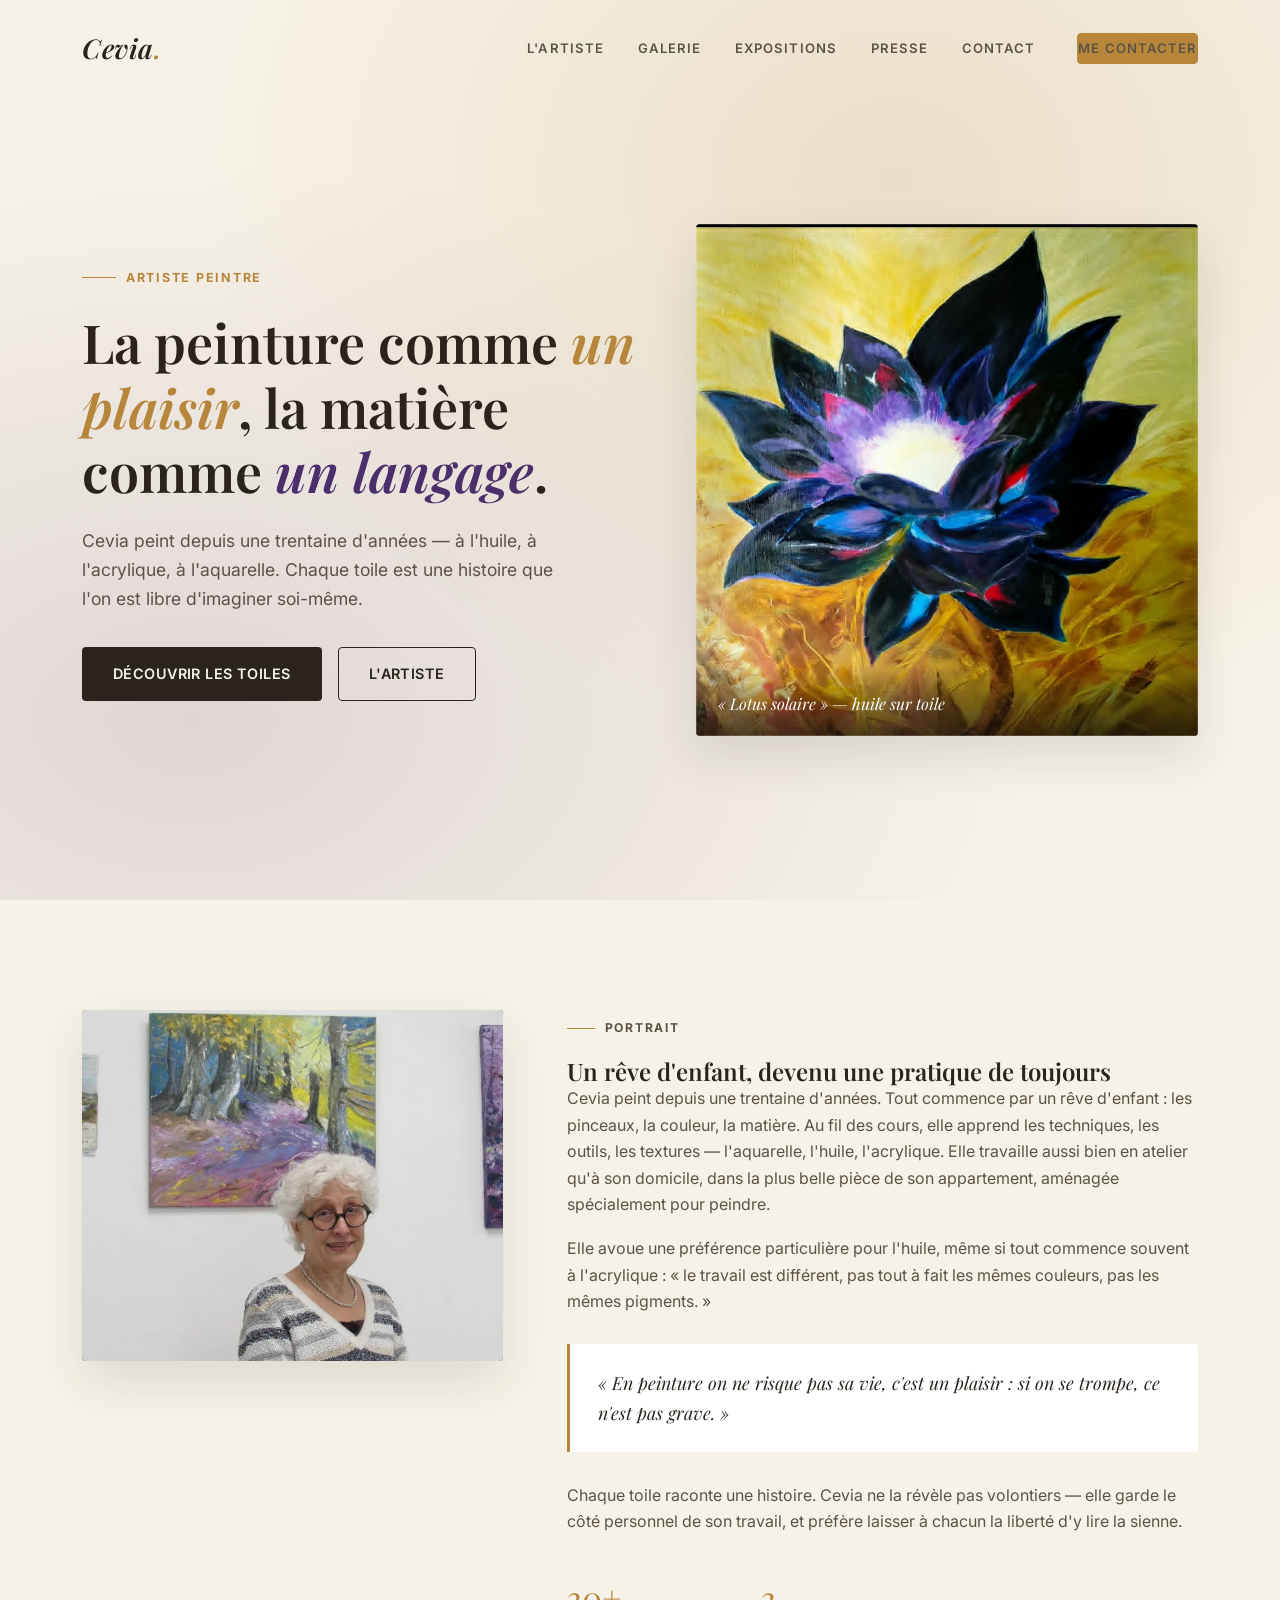
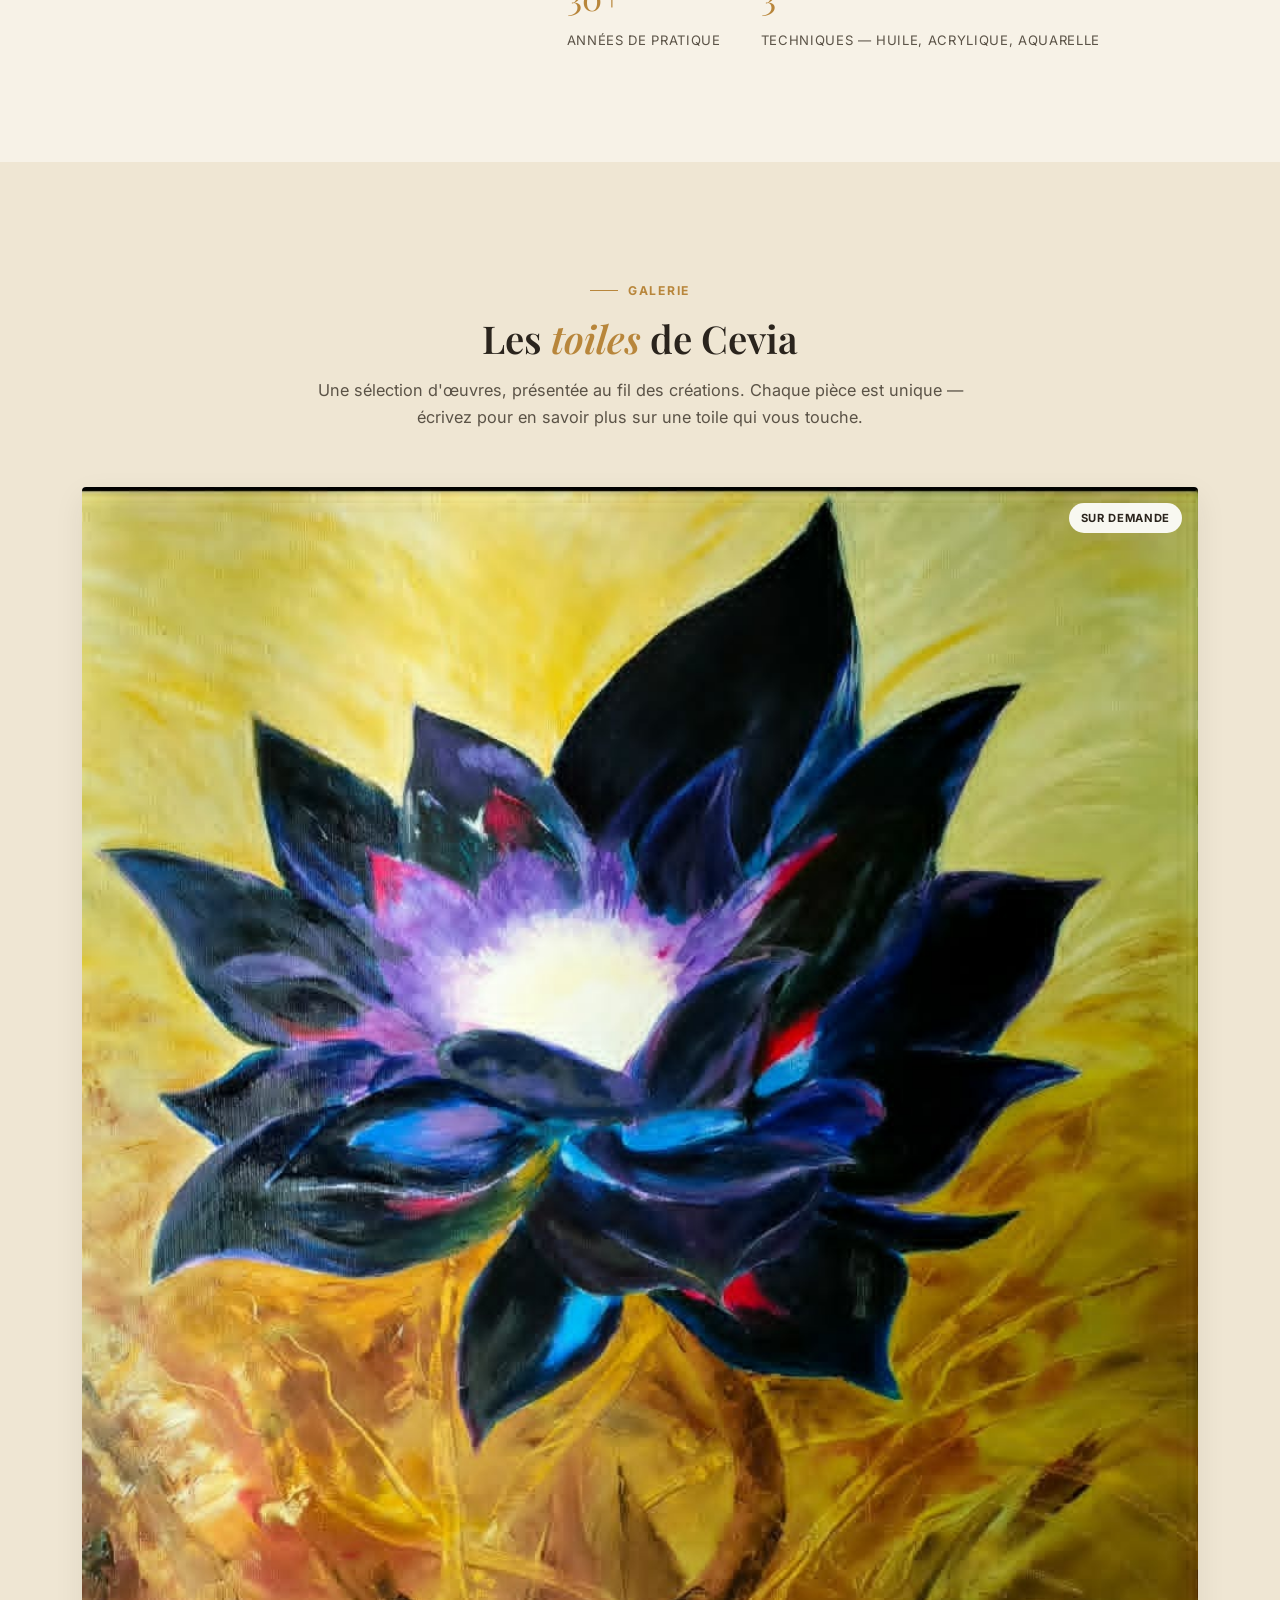
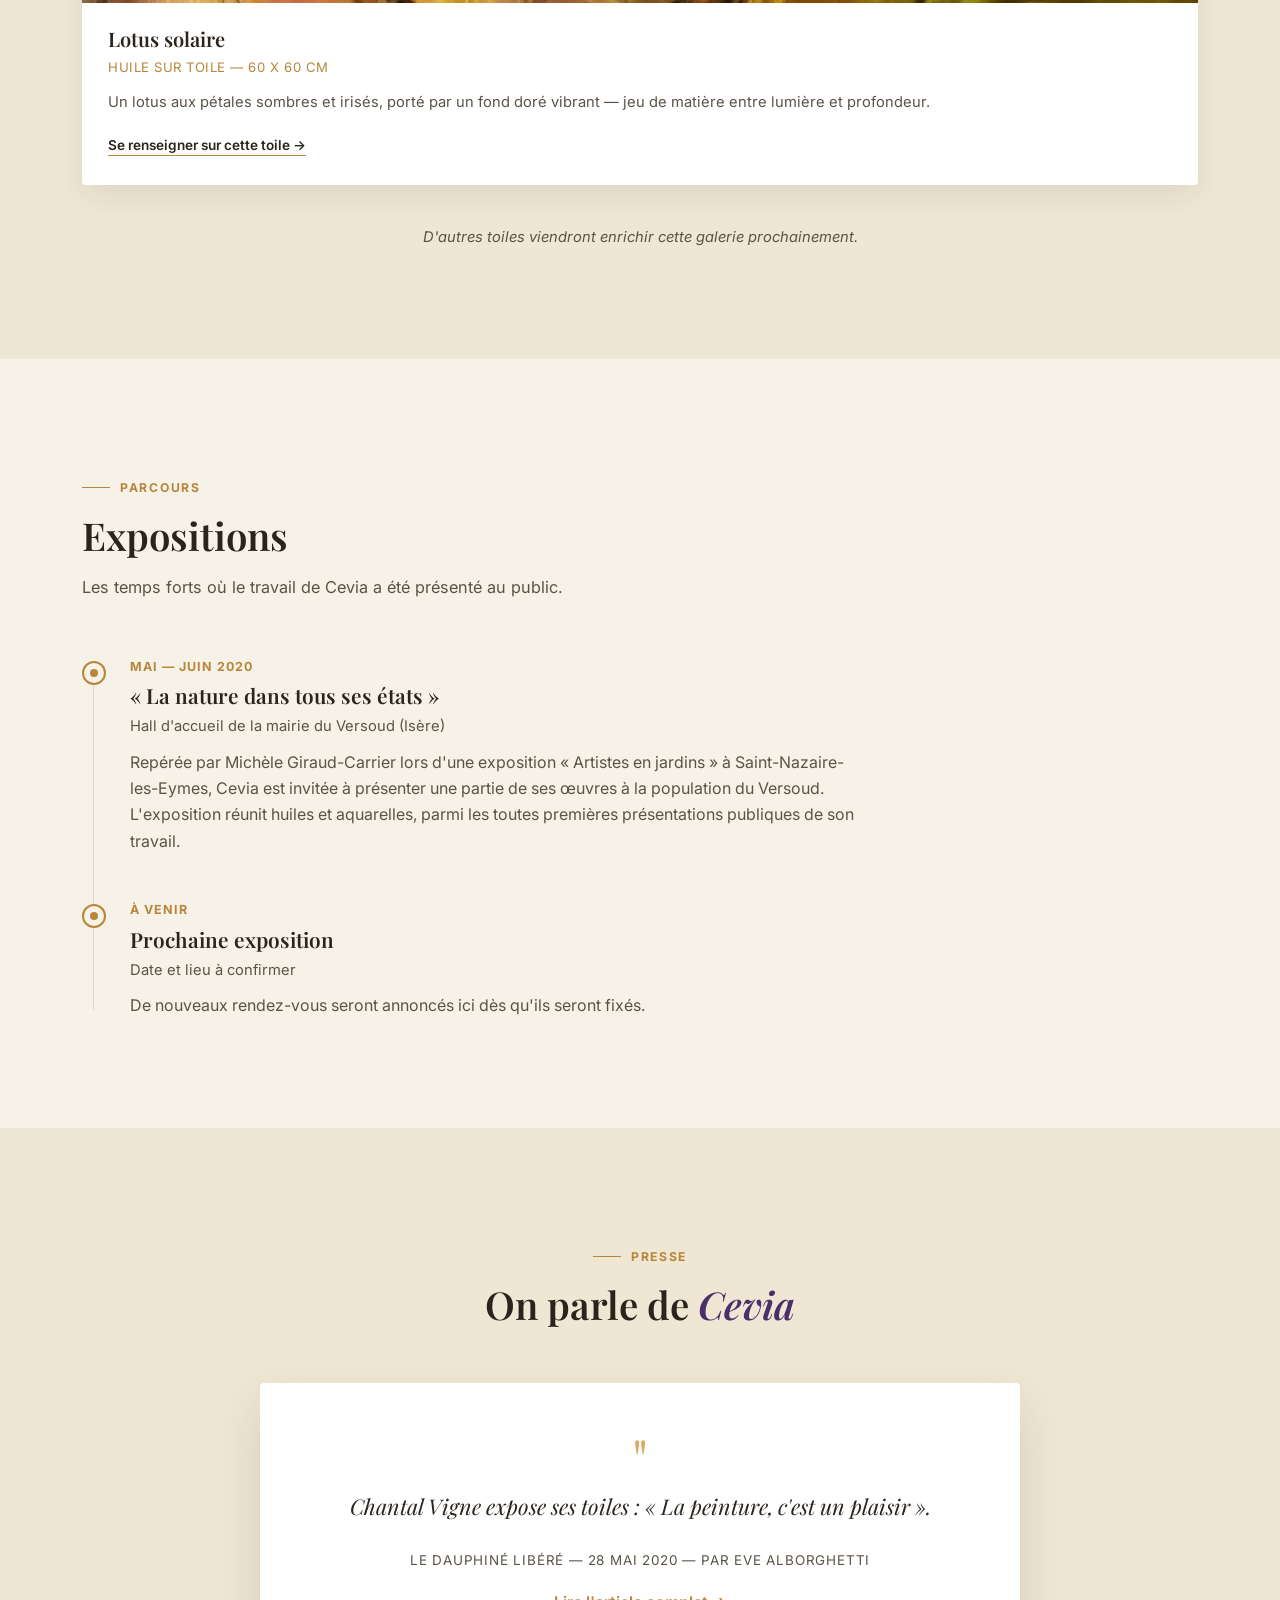
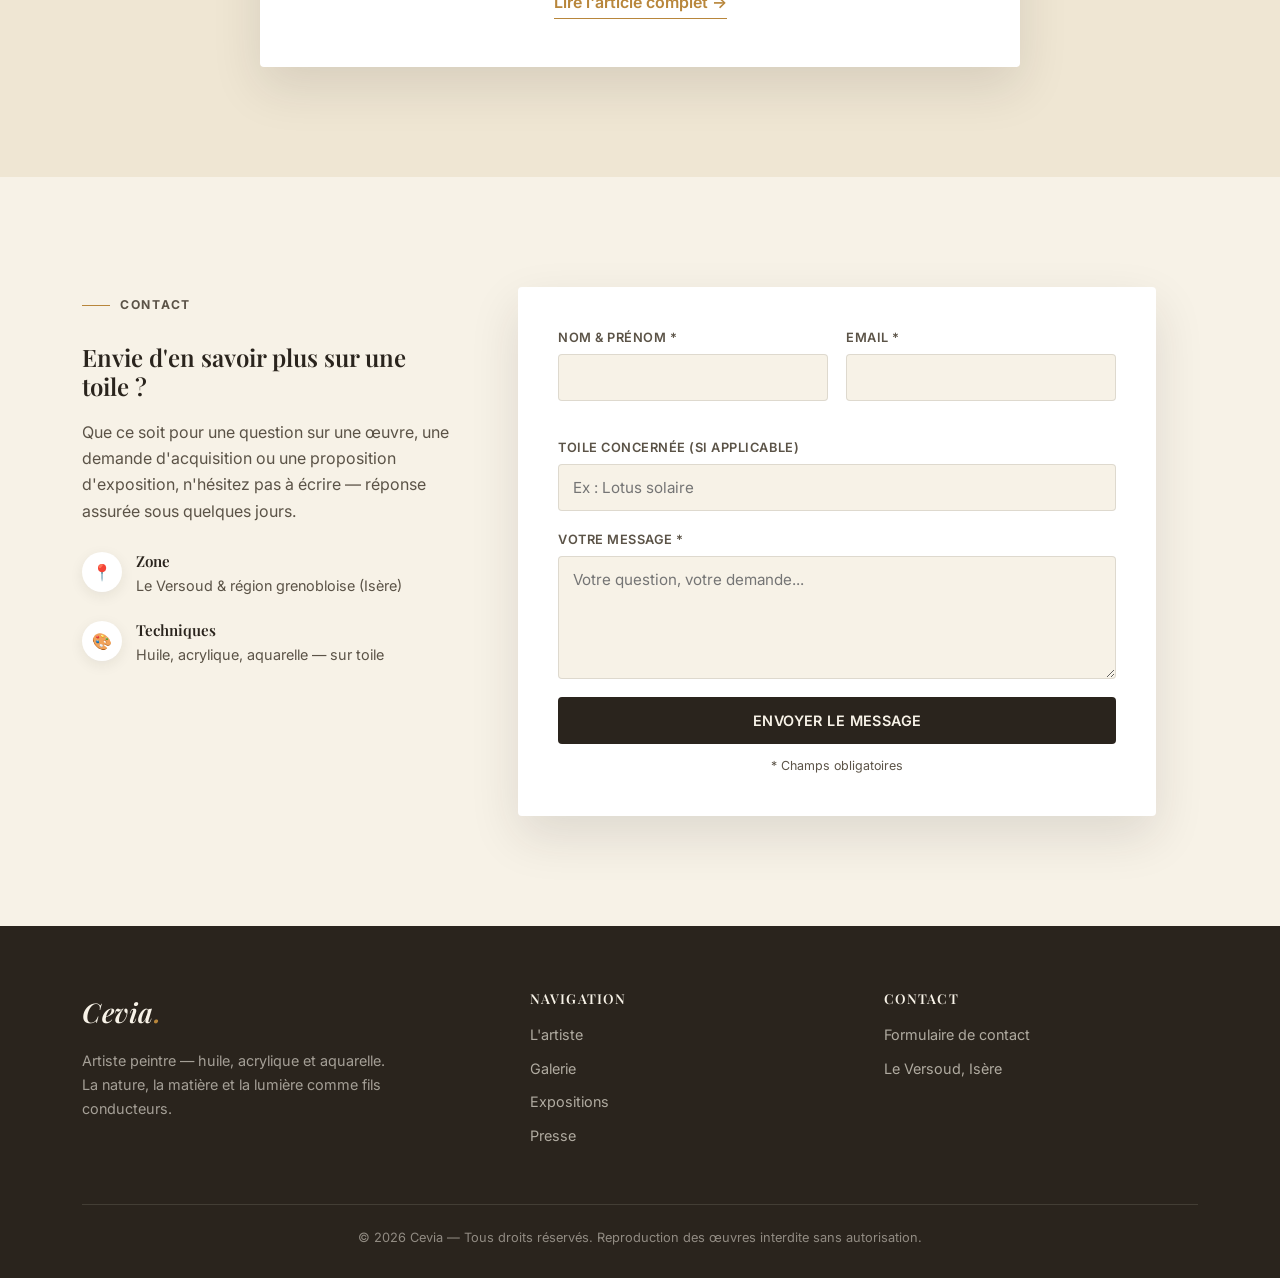
<file: index.html>
<!DOCTYPE html>
<html lang="fr">
<head>
<meta charset="UTF-8">
<meta name="viewport" content="width=device-width, initial-scale=1.0">
<title>Cevia — Peintre | Toiles, expositions & univers artistique</title>
<meta name="description" content="Cevia, artiste peintre — huile, acrylique et aquarelle. Découvrez ses toiles, ses expositions et son univers, entre matière, lumière et émotion.">
<link rel="canonical" href="https://cevia-art.netlify.app/">
<meta name="robots" content="index, follow">

<meta property="og:type" content="website">
<meta property="og:site_name" content="Cevia">
<meta property="og:title" content="Cevia — Peintre | Toiles, expositions & univers artistique">
<meta property="og:description" content="Découvrez les toiles, les expositions et l'univers de Cevia, artiste peintre — huile, acrylique et aquarelle.">
<meta property="og:url" content="https://cevia-art.netlify.app/">
<meta property="og:image" content="https://cevia-art.netlify.app/img/toile-lotus.jpg">
<meta property="og:locale" content="fr_FR">
<meta name="twitter:card" content="summary_large_image">
<meta name="twitter:title" content="Cevia — Peintre | Toiles, expositions & univers artistique">
<meta name="twitter:image" content="https://cevia-art.netlify.app/img/toile-lotus.jpg">

<link rel="preconnect" href="https://fonts.googleapis.com">
<link rel="preconnect" href="https://fonts.gstatic.com" crossorigin>
<link href="https://fonts.googleapis.com/css2?family=Playfair+Display:ital,wght@0,500;0,600;0,700;1,500;1,600&family=Inter:wght@400;500;600;700&display=swap" rel="stylesheet">
<link rel="stylesheet" href="css/style.css">
</head>
<body>

<!-- ============ HEADER ============ -->
<header class="site-header" id="siteHeader">
  <div class="container header-inner">
    <a href="#top" class="brand">Cevia<span>.</span></a>
    <nav class="main-nav" id="mainNav">
      <a href="#artiste">L'artiste</a>
      <a href="#galerie">Galerie</a>
      <a href="#expositions">Expositions</a>
      <a href="#presse">Presse</a>
      <a href="#contact">Contact</a>
      <a href="#contact" class="btn btn-primary nav-cta">Me contacter</a>
    </nav>
    <button class="burger" id="burgerBtn" aria-label="Menu">
      <span></span><span></span><span></span>
    </button>
  </div>
</header>

<!-- ============ HERO ============ -->
<section class="hero" id="top">
  <div class="hero-bg"></div>
  <div class="container hero-inner">
    <div class="hero-text">
      <p class="hero-eyebrow"><span class="line"></span>Artiste peintre</p>
      <h1>La peinture comme <span class="accent-gold">un plaisir</span>, la matière comme <span class="accent-plum">un langage</span>.</h1>
      <p class="lead">Cevia peint depuis une trentaine d'années — à l'huile, à l'acrylique, à l'aquarelle. Chaque toile est une histoire que l'on est libre d'imaginer soi-même.</p>
      <div class="hero-actions">
        <a href="#galerie" class="btn btn-primary">Découvrir les toiles</a>
        <a href="#artiste" class="btn btn-outline">L'artiste</a>
      </div>
    </div>
    <div class="hero-media">
      <img src="img/toile-lotus.jpg" alt="Toile de Cevia — lotus aux tons pourpres sur fond doré">
      <div class="hero-media-caption">« Lotus solaire » — huile sur toile</div>
    </div>
  </div>
</section>

<!-- ============ L'ARTISTE ============ -->
<section class="section" id="artiste">
  <div class="container">
    <div class="artiste-wrap">
      <div class="artiste-portrait reveal">
        <img src="img/cevia-portrait.jpg" alt="Cevia (Chantal Vigne) devant plusieurs de ses toiles lors d'une exposition">
      </div>
      <div class="artiste-text reveal">
        <p class="kicker"><span class="line"></span>Portrait</p>
        <h2>Un rêve d'enfant, devenu une pratique de toujours</h2>
        <p>Cevia peint depuis une trentaine d'années. Tout commence par un rêve d'enfant : les pinceaux, la couleur, la matière. Au fil des cours, elle apprend les techniques, les outils, les textures — l'aquarelle, l'huile, l'acrylique. Elle travaille aussi bien en atelier qu'à son domicile, dans la plus belle pièce de son appartement, aménagée spécialement pour peindre.</p>
        <p>Elle avoue une préférence particulière pour l'huile, même si tout commence souvent à l'acrylique : « le travail est différent, pas tout à fait les mêmes couleurs, pas les mêmes pigments. »</p>
        <div class="artiste-quote">
          « En peinture on ne risque pas sa vie, c'est un plaisir : si on se trompe, ce n'est pas grave. »
        </div>
        <p>Chaque toile raconte une histoire. Cevia ne la révèle pas volontiers — elle garde le côté personnel de son travail, et préfère laisser à chacun la liberté d'y lire la sienne.</p>
        <div class="artiste-facts">
          <div>
            <span class="afact-num">30+</span>
            <span class="afact-label">Années de pratique</span>
          </div>
          <div>
            <span class="afact-num">3</span>
            <span class="afact-label">Techniques — huile, acrylique, aquarelle</span>
          </div>
        </div>
      </div>
    </div>
  </div>
</section>

<!-- ============ GALERIE ============ -->
<section class="section section-alt" id="galerie">
  <div class="container">
    <div class="section-head center reveal">
      <p class="kicker"><span class="line"></span>Galerie</p>
      <h2>Les <span class="accent-gold">toiles</span> de Cevia</h2>
      <p class="section-lead">Une sélection d'œuvres, présentée au fil des créations. Chaque pièce est unique — écrivez pour en savoir plus sur une toile qui vous touche.</p>
    </div>
    <div class="gallery-grid reveal" id="galleryGrid"></div>
    <p class="gallery-note">D'autres toiles viendront enrichir cette galerie prochainement.</p>
  </div>
</section>

<!-- ============ EXPOSITIONS ============ -->
<section class="section" id="expositions">
  <div class="container">
    <div class="section-head reveal">
      <p class="kicker"><span class="line"></span>Parcours</p>
      <h2>Expositions</h2>
      <p class="section-lead">Les temps forts où le travail de Cevia a été présenté au public.</p>
    </div>
    <div class="timeline reveal">
      <div class="timeline-item">
        <span class="timeline-dot"></span>
        <span class="timeline-date">Mai — Juin 2020</span>
        <h3>« La nature dans tous ses états »</h3>
        <p class="timeline-place">Hall d'accueil de la mairie du Versoud (Isère)</p>
        <p class="desc">Repérée par Michèle Giraud-Carrier lors d'une exposition « Artistes en jardins » à Saint-Nazaire-les-Eymes, Cevia est invitée à présenter une partie de ses œuvres à la population du Versoud. L'exposition réunit huiles et aquarelles, parmi les toutes premières présentations publiques de son travail.</p>
      </div>
      <div class="timeline-item">
        <span class="timeline-dot"></span>
        <span class="timeline-date">À venir</span>
        <h3>Prochaine exposition</h3>
        <p class="timeline-place">Date et lieu à confirmer</p>
        <p class="desc">De nouveaux rendez-vous seront annoncés ici dès qu'ils seront fixés.</p>
      </div>
    </div>
  </div>
</section>

<!-- ============ PRESSE ============ -->
<section class="section section-alt" id="presse">
  <div class="container">
    <div class="section-head center reveal">
      <p class="kicker"><span class="line"></span>Presse</p>
      <h2>On parle de <span class="accent-plum">Cevia</span></h2>
    </div>
    <div class="press-card reveal">
      <div class="press-mark">"</div>
      <p class="press-quote">Chantal Vigne expose ses toiles : « La peinture, c'est un plaisir ».</p>
      <p class="press-source">Le Dauphiné Libéré — 28 mai 2020 — par Eve Alborghetti</p>
      <a href="https://www.ledauphine.com/culture-loisirs/2026/05/27/chantal-vigne-expose-ses-toiles-la-peinture-c-est-un-plaisir" target="_blank" rel="noopener" class="press-link">Lire l'article complet →</a>
    </div>
  </div>
</section>

<!-- ============ CONTACT ============ -->
<section class="section" id="contact">
  <div class="container">
    <div class="contact-wrap">
      <div class="contact-info reveal">
        <p class="kicker"><span class="line"></span>Contact</p>
        <h2>Envie d'en savoir plus sur une toile ?</h2>
        <p>Que ce soit pour une question sur une œuvre, une demande d'acquisition ou une proposition d'exposition, n'hésitez pas à écrire — réponse assurée sous quelques jours.</p>
        <div class="contact-detail">
          <div class="cd-icon">📍</div>
          <div>
            <h4>Zone</h4>
            <span>Le Versoud &amp; région grenobloise (Isère)</span>
          </div>
        </div>
        <div class="contact-detail">
          <div class="cd-icon">🎨</div>
          <div>
            <h4>Techniques</h4>
            <span>Huile, acrylique, aquarelle — sur toile</span>
          </div>
        </div>
      </div>

      <form name="contact" method="POST" data-netlify="true" netlify-honeypot="bot-field" action="/success.html" class="contact-form reveal" id="contactForm">
        <input type="hidden" name="form-name" value="contact">
        <p class="hidden-field"><label>Ne pas remplir : <input name="bot-field"></label></p>

        <div class="form-row">
          <div class="form-group">
            <label for="name">Nom &amp; prénom *</label>
            <input type="text" id="name" name="name" required>
          </div>
          <div class="form-group">
            <label for="email">Email *</label>
            <input type="email" id="email" name="email" required>
          </div>
        </div>

        <div class="form-group">
          <label for="artwork">Toile concernée (si applicable)</label>
          <input type="text" id="artwork" name="artwork" placeholder="Ex : Lotus solaire">
        </div>

        <div class="form-group">
          <label for="message">Votre message *</label>
          <textarea id="message" name="message" rows="5" required placeholder="Votre question, votre demande..."></textarea>
        </div>

        <button type="submit" class="btn btn-primary btn-block">Envoyer le message</button>
        <p class="form-disclaimer">* Champs obligatoires</p>
      </form>
    </div>
  </div>
</section>

<!-- ============ FOOTER ============ -->
<footer class="site-footer">
  <div class="container">
    <div class="footer-inner">
      <div class="footer-brand">
        <a href="#top" class="brand">Cevia<span>.</span></a>
        <p>Artiste peintre — huile, acrylique et aquarelle. La nature, la matière et la lumière comme fils conducteurs.</p>
      </div>
      <div class="footer-col">
        <h4>Navigation</h4>
        <a href="#artiste">L'artiste</a>
        <a href="#galerie">Galerie</a>
        <a href="#expositions">Expositions</a>
        <a href="#presse">Presse</a>
      </div>
      <div class="footer-col">
        <h4>Contact</h4>
        <a href="#contact">Formulaire de contact</a>
        <span>Le Versoud, Isère</span>
      </div>
    </div>
    <div class="footer-bottom">
      <p>© <span id="year"></span> Cevia — Tous droits réservés. Reproduction des œuvres interdite sans autorisation.</p>
    </div>
  </div>
</footer>

<script src="js/gallery-data.js"></script>
<script src="js/main.js"></script>
</body>
</html>
</file>
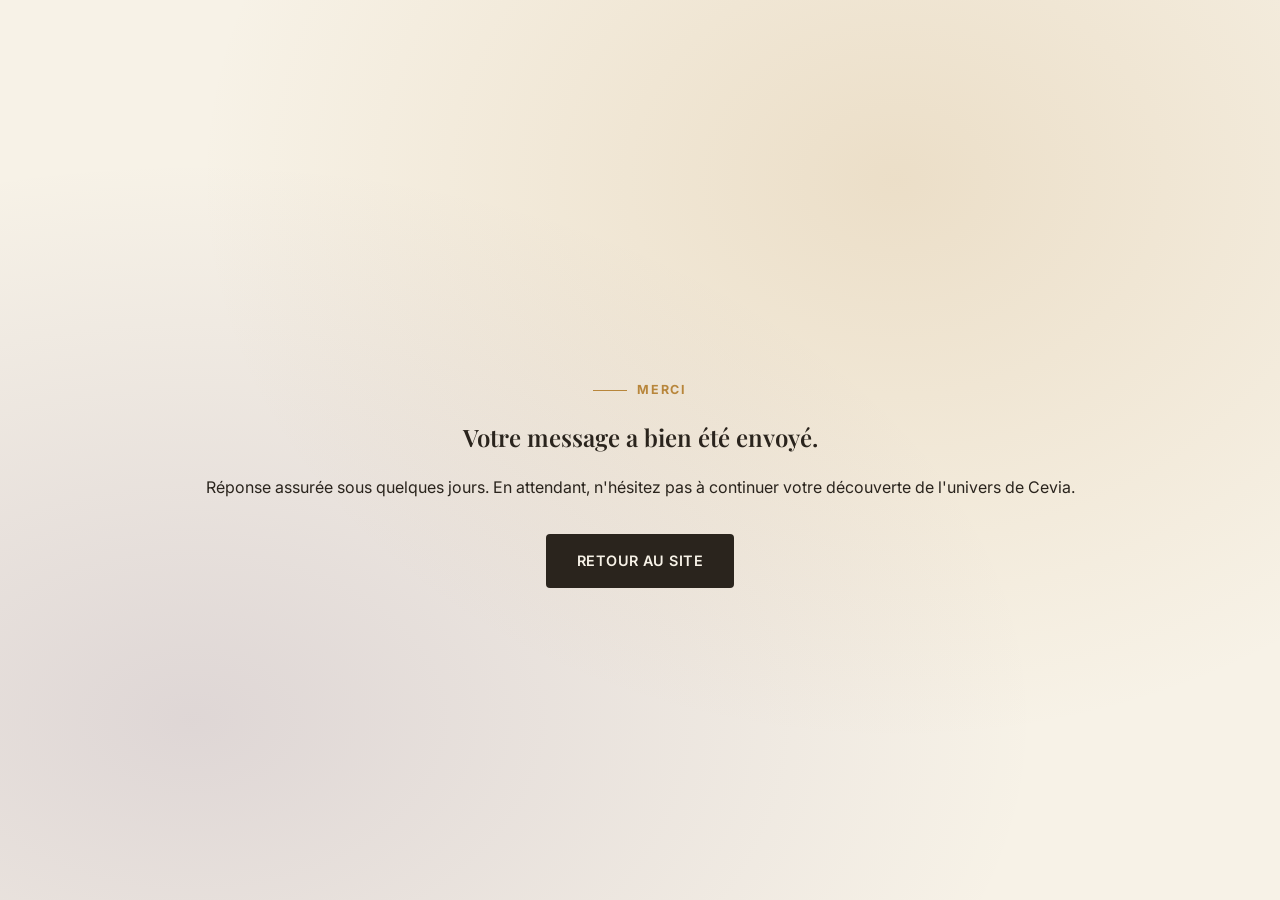
<file: success.html>
<!DOCTYPE html>
<html lang="fr">
<head>
<meta charset="UTF-8">
<meta name="viewport" content="width=device-width, initial-scale=1.0">
<title>Message envoyé | Cevia</title>
<meta name="robots" content="noindex">
<link rel="preconnect" href="https://fonts.googleapis.com">
<link rel="preconnect" href="https://fonts.gstatic.com" crossorigin>
<link href="https://fonts.googleapis.com/css2?family=Playfair+Display:ital,wght@0,600;1,600&family=Inter:wght@400;500;600&display=swap" rel="stylesheet">
<link rel="stylesheet" href="css/style.css">
</head>
<body>
<section class="hero" style="min-height:100vh;">
  <div class="hero-bg"></div>
  <div class="container" style="position:relative;z-index:1;text-align:center;">
    <p class="hero-eyebrow" style="justify-content:center;"><span class="line"></span>Merci</p>
    <h1>Votre message a bien été envoyé.</h1>
    <p class="lead" style="margin:22px auto 34px;">Réponse assurée sous quelques jours. En attendant, n'hésitez pas à continuer votre découverte de l'univers de Cevia.</p>
    <a href="/" class="btn btn-primary">Retour au site</a>
  </div>
</section>
</body>
</html>
</file>
<file: css/style.css>
/* ============================================================
   CÉVIA — Feuille de style
   ============================================================ */

:root {
  --cream: #f7f2e7;
  --cream-alt: #efe6d3;
  --ink: #2a241d;
  --ink-soft: #5b5347;
  --gold: #b8863b;
  --gold-light: #d6ac5e;
  --plum: #4a2f6b;
  --plum-light: #7a52ad;
  --white: #ffffff;
  --border: rgba(42, 36, 29, 0.12);
  --shadow: 0 20px 50px rgba(42, 36, 29, 0.12);
  --radius: 4px;
  --font-serif: "Playfair Display", "Georgia", serif;
  --font-sans: "Inter", -apple-system, sans-serif;
}

* { box-sizing: border-box; margin: 0; padding: 0; }

html { scroll-behavior: smooth; }

body {
  font-family: var(--font-sans);
  background: var(--cream);
  color: var(--ink);
  line-height: 1.65;
  -webkit-font-smoothing: antialiased;
}

img { max-width: 100%; display: block; }
a { text-decoration: none; color: inherit; }
ul { list-style: none; }

.container { max-width: 1180px; margin: 0 auto; padding: 0 32px; }

h1, h2, h3, h4 {
  font-family: var(--font-serif);
  font-weight: 600;
  line-height: 1.2;
  color: var(--ink);
}

.accent-gold { color: var(--gold); font-style: italic; }
.accent-plum { color: var(--plum); font-style: italic; }

/* ---------- Boutons ---------- */
.btn {
  display: inline-flex; align-items: center; gap: 8px;
  padding: 14px 30px; border-radius: var(--radius);
  font-family: var(--font-sans); font-weight: 600; font-size: .9rem;
  letter-spacing: .03em; text-transform: uppercase;
  border: 1px solid transparent; cursor: pointer;
  transition: all .25s ease;
}
.btn-primary { background: var(--ink); color: var(--cream); }
.btn-primary:hover { background: var(--gold); color: var(--ink); }
.btn-outline { border-color: var(--ink); color: var(--ink); }
.btn-outline:hover { background: var(--ink); color: var(--cream); }
.btn-block { width: 100%; justify-content: center; }

/* ---------- Header ---------- */
.site-header {
  position: fixed; top: 0; left: 0; right: 0; z-index: 200;
  background: transparent;
  transition: background .3s ease, box-shadow .3s ease, padding .3s ease;
  padding: 26px 0;
}
.site-header.scrolled {
  background: rgba(247, 242, 231, 0.94);
  backdrop-filter: blur(8px);
  box-shadow: 0 2px 20px rgba(42,36,29,0.08);
  padding: 14px 0;
}
.header-inner { display: flex; align-items: center; justify-content: space-between; }
.brand {
  font-family: var(--font-serif); font-style: italic; font-weight: 600;
  font-size: 1.7rem; letter-spacing: .02em; color: var(--ink);
}
.brand span { color: var(--gold); }

.main-nav { display: flex; align-items: center; gap: 34px; }
.main-nav a {
  font-size: .82rem; font-weight: 600; text-transform: uppercase;
  letter-spacing: .08em; color: var(--ink-soft);
  position: relative; padding: 4px 0;
  transition: color .2s ease;
}
.main-nav a:hover { color: var(--gold); }
.main-nav a::after {
  content: ""; position: absolute; left: 0; bottom: -2px;
  width: 0; height: 1px; background: var(--gold);
  transition: width .25s ease;
}
.main-nav a:hover::after { width: 100%; }

.nav-cta {
  margin-left: 8px; padding: 11px 24px; font-size: .78rem;
  background: var(--gold); color: var(--ink); border-color: var(--gold);
}
.nav-cta:hover { background: var(--ink); color: var(--cream); border-color: var(--ink); }

.burger {
  display: none; flex-direction: column; justify-content: center; gap: 5px;
  width: 34px; height: 34px; background: none; border: none; cursor: pointer;
}
.burger span { display: block; width: 100%; height: 2px; background: var(--ink); transition: all .25s ease; }
.burger.active span:nth-child(1) { transform: translateY(7px) rotate(45deg); }
.burger.active span:nth-child(2) { opacity: 0; }
.burger.active span:nth-child(3) { transform: translateY(-7px) rotate(-45deg); }

/* ---------- Hero ---------- */
.hero {
  position: relative; min-height: 100vh;
  display: flex; align-items: center;
  padding: 140px 0 80px;
  overflow: hidden;
}
.hero-bg {
  position: absolute; inset: 0;
  background:
    radial-gradient(ellipse at 70% 20%, rgba(184,134,59,0.18), transparent 55%),
    radial-gradient(ellipse at 15% 80%, rgba(74,47,107,0.14), transparent 55%),
    var(--cream);
  z-index: 0;
}
.hero-inner {
  position: relative; z-index: 1;
  display: grid; grid-template-columns: 1.05fr .95fr; gap: 60px;
  align-items: center;
}
.hero-eyebrow {
  display: inline-flex; align-items: center; gap: 10px;
  font-size: .78rem; text-transform: uppercase; letter-spacing: .14em;
  color: var(--gold); font-weight: 700; margin-bottom: 22px;
}
.hero-eyebrow .line { width: 34px; height: 1px; background: var(--gold); }
.hero-text h1 {
  font-size: clamp(2.4rem, 4.2vw, 3.6rem);
  margin-bottom: 22px;
}
.hero-text p.lead {
  font-size: 1.1rem; color: var(--ink-soft); max-width: 480px; margin-bottom: 34px;
}
.hero-actions { display: flex; gap: 16px; flex-wrap: wrap; }

.hero-media {
  position: relative; border-radius: var(--radius); overflow: hidden;
  box-shadow: var(--shadow);
}
.hero-media img { width: 100%; height: 100%; object-fit: cover; aspect-ratio: 1/1.02; }
.hero-media::after {
  content: ""; position: absolute; inset: 0;
  border: 1px solid rgba(255,255,255,0.15);
}
.hero-media-caption {
  position: absolute; left: 0; right: 0; bottom: 0;
  background: linear-gradient(0deg, rgba(20,15,10,0.72), transparent);
  color: #fff; padding: 26px 22px 18px;
  font-family: var(--font-serif); font-style: italic; font-size: 1rem;
}

/* ---------- Section commune ---------- */
.section { padding: 110px 0; }
.section-alt { background: var(--cream-alt); }
.section-head { max-width: 660px; margin-bottom: 56px; }
.section-head.center { margin-left: auto; margin-right: auto; text-align: center; }
.kicker {
  display: inline-flex; align-items: center; gap: 10px;
  font-size: .76rem; text-transform: uppercase; letter-spacing: .14em;
  color: var(--gold); font-weight: 700; margin-bottom: 14px;
}
.kicker .line { width: 28px; height: 1px; background: var(--gold); }
.section-head h2 { font-size: clamp(1.9rem, 3vw, 2.6rem); margin-bottom: 16px; }
.section-lead { color: var(--ink-soft); font-size: 1.02rem; }

/* ---------- Reveal ---------- */
.reveal { opacity: 0; transform: translateY(24px); transition: opacity .7s ease, transform .7s ease; }
.reveal.in-view { opacity: 1; transform: none; }

/* ---------- Artiste (bio) ---------- */
.artiste-wrap {
  display: grid; grid-template-columns: .8fr 1.2fr; gap: 64px; align-items: start;
}
.artiste-portrait {
  position: relative; border-radius: var(--radius); overflow: hidden;
  background: var(--plum); aspect-ratio: 6/5;
  display: flex; align-items: center; justify-content: center;
  box-shadow: var(--shadow);
}
.artiste-portrait img {
  width: 100%; height: 100%; object-fit: cover; object-position: center 30%;
}
.artiste-portrait .initials {
  font-family: var(--font-serif); font-style: italic; color: rgba(255,255,255,0.9);
  font-size: 5rem;
}
.artiste-text p { margin-bottom: 18px; color: var(--ink-soft); }
.artiste-quote {
  margin: 30px 0; padding: 24px 28px; border-left: 3px solid var(--gold);
  background: var(--white); border-radius: 0 var(--radius) var(--radius) 0;
  font-family: var(--font-serif); font-style: italic; font-size: 1.12rem; color: var(--ink);
}
.artiste-facts { display: flex; gap: 40px; margin-top: 36px; flex-wrap: wrap; }
.afact-num { font-family: var(--font-serif); font-size: 2.1rem; color: var(--gold); display: block; }
.afact-label { font-size: .82rem; color: var(--ink-soft); text-transform: uppercase; letter-spacing: .05em; }

/* ---------- Galerie ---------- */
.gallery-grid {
  display: grid; grid-template-columns: repeat(auto-fit, minmax(300px, 1fr));
  gap: 34px;
}
.artwork-card {
  background: var(--white); border-radius: var(--radius); overflow: hidden;
  box-shadow: 0 10px 30px rgba(42,36,29,0.08);
  transition: transform .3s ease, box-shadow .3s ease;
}
.artwork-card:hover { transform: translateY(-6px); box-shadow: var(--shadow); }
.artwork-media { position: relative; aspect-ratio: 1/1; overflow: hidden; }
.artwork-media img { width: 100%; height: 100%; object-fit: cover; transition: transform .5s ease; }
.artwork-card:hover .artwork-media img { transform: scale(1.05); }
.artwork-status {
  position: absolute; top: 16px; right: 16px;
  font-size: .7rem; text-transform: uppercase; letter-spacing: .06em; font-weight: 700;
  padding: 6px 12px; border-radius: 20px; background: rgba(255,255,255,0.92); color: var(--ink);
}
.status-vendue { background: rgba(74,47,107,0.92); color: #fff; }
.status-disponible { background: rgba(184,134,59,0.92); color: #fff; }
.artwork-info { padding: 24px 26px 28px; }
.artwork-info h3 { font-size: 1.25rem; margin-bottom: 6px; }
.artwork-meta { font-size: .82rem; color: var(--gold); text-transform: uppercase; letter-spacing: .04em; margin-bottom: 12px; }
.artwork-desc { color: var(--ink-soft); font-size: .92rem; margin-bottom: 16px; }
.artwork-link { font-size: .85rem; font-weight: 600; color: var(--ink); border-bottom: 1px solid var(--gold); padding-bottom: 2px; }
.artwork-link:hover { color: var(--gold); }

.gallery-note {
  margin-top: 40px; text-align: center; color: var(--ink-soft); font-size: .92rem;
  font-style: italic;
}

/* ---------- Expositions (timeline) ---------- */
.timeline { position: relative; max-width: 780px; }
.timeline::before {
  content: ""; position: absolute; left: 11px; top: 8px; bottom: 8px;
  width: 1px; background: var(--border);
}
.timeline-item { position: relative; padding-left: 48px; margin-bottom: 46px; }
.timeline-item:last-child { margin-bottom: 0; }
.timeline-dot {
  position: absolute; left: 0; top: 4px; width: 24px; height: 24px;
  border-radius: 50%; background: var(--cream); border: 2px solid var(--gold);
  display: flex; align-items: center; justify-content: center;
}
.timeline-dot::after { content: ""; width: 8px; height: 8px; border-radius: 50%; background: var(--gold); }
.timeline-date {
  font-size: .78rem; text-transform: uppercase; letter-spacing: .08em;
  color: var(--gold); font-weight: 700; margin-bottom: 6px; display: block;
}
.timeline-item h3 { font-size: 1.3rem; margin-bottom: 6px; }
.timeline-place { color: var(--ink-soft); font-size: .92rem; margin-bottom: 10px; }
.timeline-item p.desc { color: var(--ink-soft); }

/* ---------- Presse ---------- */
.press-card {
  max-width: 760px; margin: 0 auto; background: var(--white);
  border-radius: var(--radius); box-shadow: var(--shadow);
  padding: 48px 52px; text-align: center; position: relative;
}
.press-mark { font-family: var(--font-serif); font-size: 3.4rem; color: var(--gold-light); line-height: 1; margin-bottom: 4px; }
.press-quote { font-family: var(--font-serif); font-style: italic; font-size: 1.35rem; color: var(--ink); margin-bottom: 24px; }
.press-source { font-size: .84rem; color: var(--ink-soft); text-transform: uppercase; letter-spacing: .06em; }
.press-source strong { color: var(--ink); }
.press-link {
  display: inline-block; margin-top: 18px; font-weight: 600; color: var(--gold);
  text-decoration: none; border-bottom: 1px solid var(--gold); padding-bottom: 2px;
  transition: opacity .2s ease;
}
.press-link:hover { opacity: .7; }

/* ---------- Contact ---------- */
.contact-wrap {
  display: grid; grid-template-columns: .9fr 1.1fr; gap: 60px;
}
.contact-info h2 { margin-bottom: 18px; }
.contact-info p { color: var(--ink-soft); margin-bottom: 28px; }
.contact-detail { display: flex; align-items: flex-start; gap: 14px; margin-bottom: 22px; }
.contact-detail .cd-icon {
  width: 40px; height: 40px; border-radius: 50%; background: var(--white);
  display: flex; align-items: center; justify-content: center; flex-shrink: 0;
  box-shadow: 0 4px 14px rgba(42,36,29,0.08);
}
.contact-detail h4 { font-size: .95rem; margin-bottom: 2px; }
.contact-detail span { color: var(--ink-soft); font-size: .9rem; }

.contact-form {
  background: var(--white); padding: 40px; border-radius: var(--radius);
  box-shadow: var(--shadow);
}
.form-row { display: grid; grid-template-columns: 1fr 1fr; gap: 18px; margin-bottom: 18px; }
.form-group { display: flex; flex-direction: column; gap: 6px; margin-bottom: 18px; }
.form-group label { font-size: .8rem; font-weight: 600; text-transform: uppercase; letter-spacing: .04em; color: var(--ink-soft); }
.form-group input, .form-group select, .form-group textarea {
  padding: 13px 14px; border: 1px solid var(--border); border-radius: var(--radius);
  font-family: var(--font-sans); font-size: .95rem; background: var(--cream);
  color: var(--ink);
}
.form-group input:focus, .form-group select:focus, .form-group textarea:focus {
  outline: none; border-color: var(--gold);
}
.hidden-field { position: absolute; left: -9999px; }
.form-disclaimer { font-size: .78rem; color: var(--ink-soft); margin-top: 12px; text-align: center; }

/* ---------- Footer ---------- */
.site-footer { background: var(--ink); color: rgba(247,242,231,0.75); padding: 64px 0 30px; }
.footer-inner { display: grid; grid-template-columns: 1.3fr 1fr 1fr; gap: 40px; margin-bottom: 46px; }
.footer-brand .brand { color: var(--cream); }
.footer-brand p { margin-top: 14px; font-size: .9rem; color: rgba(247,242,231,0.6); max-width: 320px; }
.footer-col h4 { color: var(--cream); font-size: .85rem; text-transform: uppercase; letter-spacing: .08em; margin-bottom: 16px; }
.footer-col a, .footer-col span { display: block; font-size: .9rem; color: rgba(247,242,231,0.65); margin-bottom: 10px; }
.footer-col a:hover { color: var(--gold-light); }
.footer-bottom {
  border-top: 1px solid rgba(247,242,231,0.12); padding-top: 22px;
  text-align: center; font-size: .8rem; color: rgba(247,242,231,0.5);
}

/* ---------- Responsive ---------- */
@media (max-width: 980px) {
  .main-nav {
    position: fixed; top: 0; right: -100%; height: 100vh; width: 78%;
    max-width: 340px; background: var(--cream); flex-direction: column;
    align-items: flex-start; justify-content: center; gap: 28px;
    padding: 40px; transition: right .35s ease; box-shadow: -10px 0 40px rgba(0,0,0,0.15);
    z-index: 300;
  }
  .main-nav.open { right: 0; }
  .burger { display: flex; z-index: 301; }
  .nav-cta { display: none; }

  .hero-inner { grid-template-columns: 1fr; }
  .hero-media { order: -1; max-width: 420px; margin: 0 auto; }
  .hero-text p.lead { max-width: none; }

  .artiste-wrap { grid-template-columns: 1fr; }
  .artiste-portrait { max-width: 420px; margin: 0 auto; }

  .contact-wrap { grid-template-columns: 1fr; }
  .press-card { padding: 36px 26px; }
}

@media (max-width: 620px) {
  .container { padding: 0 20px; }
  .section { padding: 76px 0; }
  .hero { padding: 120px 0 60px; }
  .form-row { grid-template-columns: 1fr; }
  .footer-inner { grid-template-columns: 1fr; gap: 30px; }
  .artiste-facts { gap: 26px; }
}
</file>
